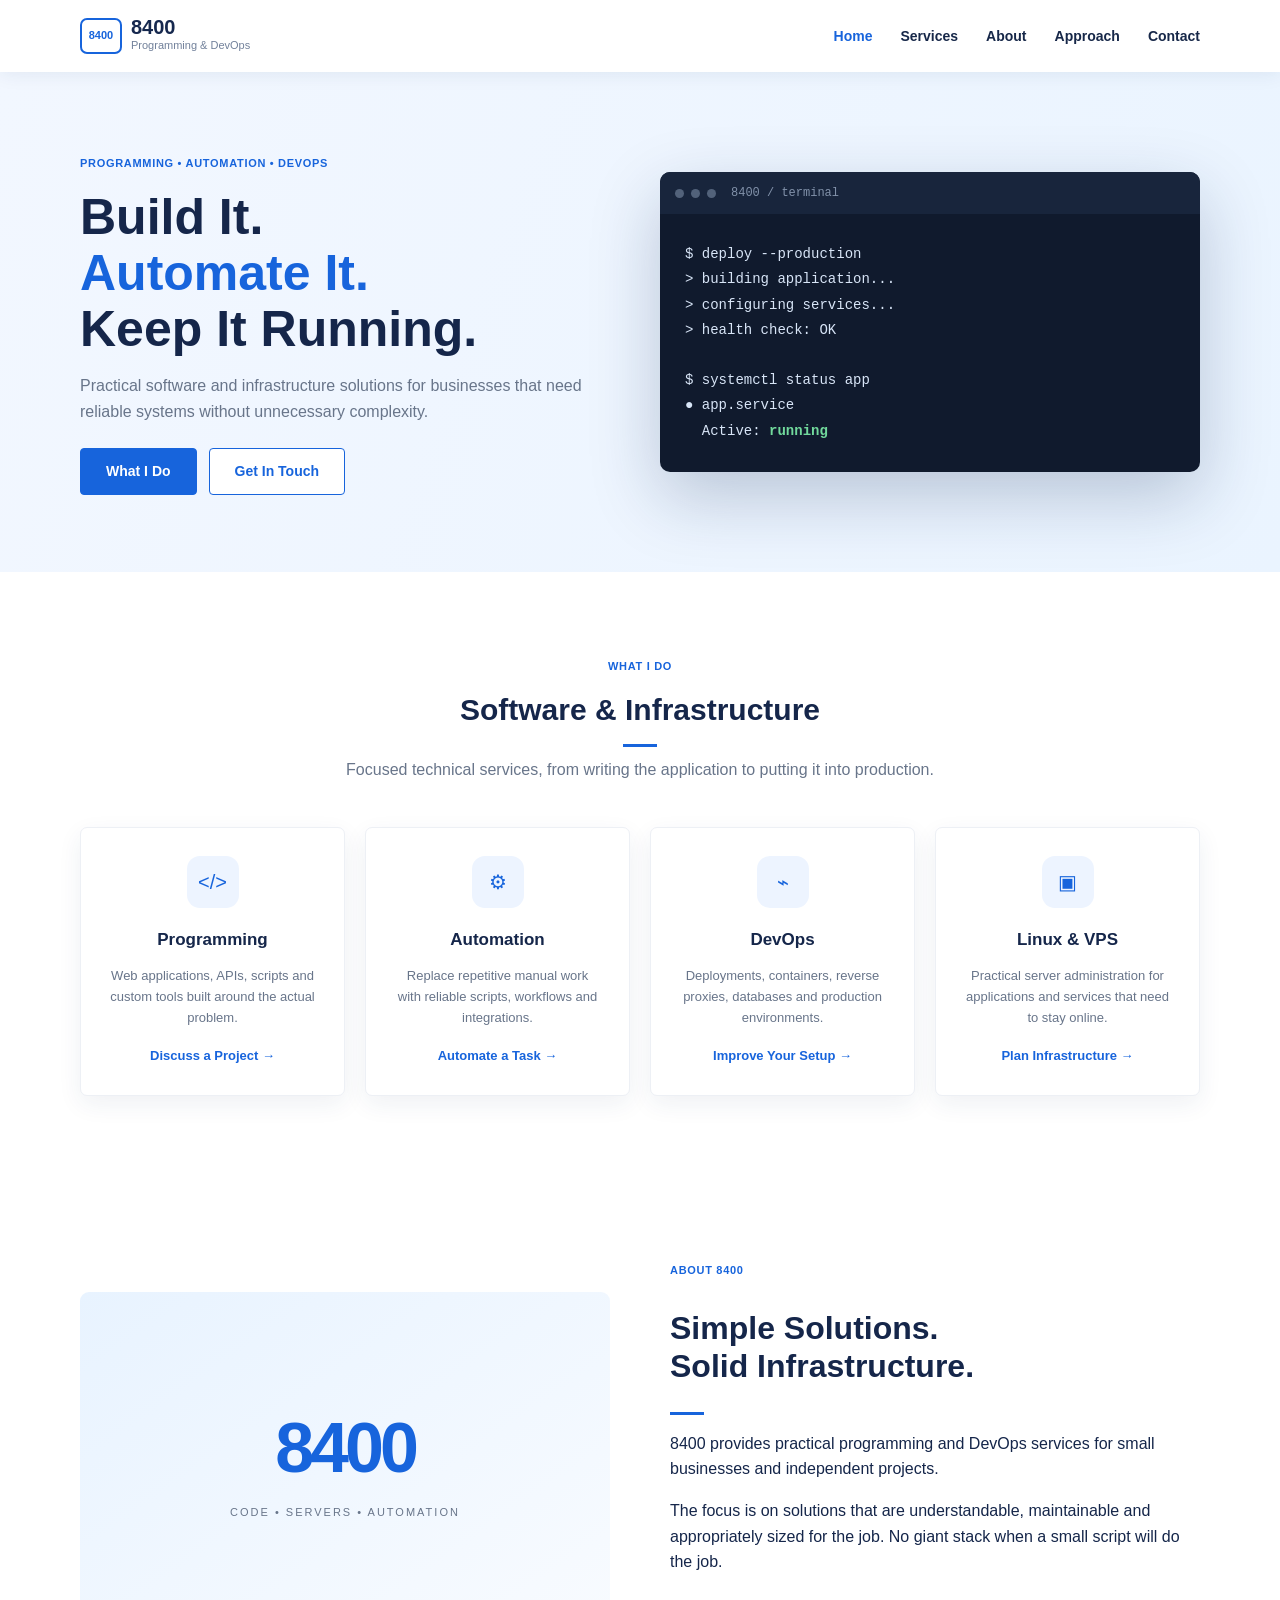
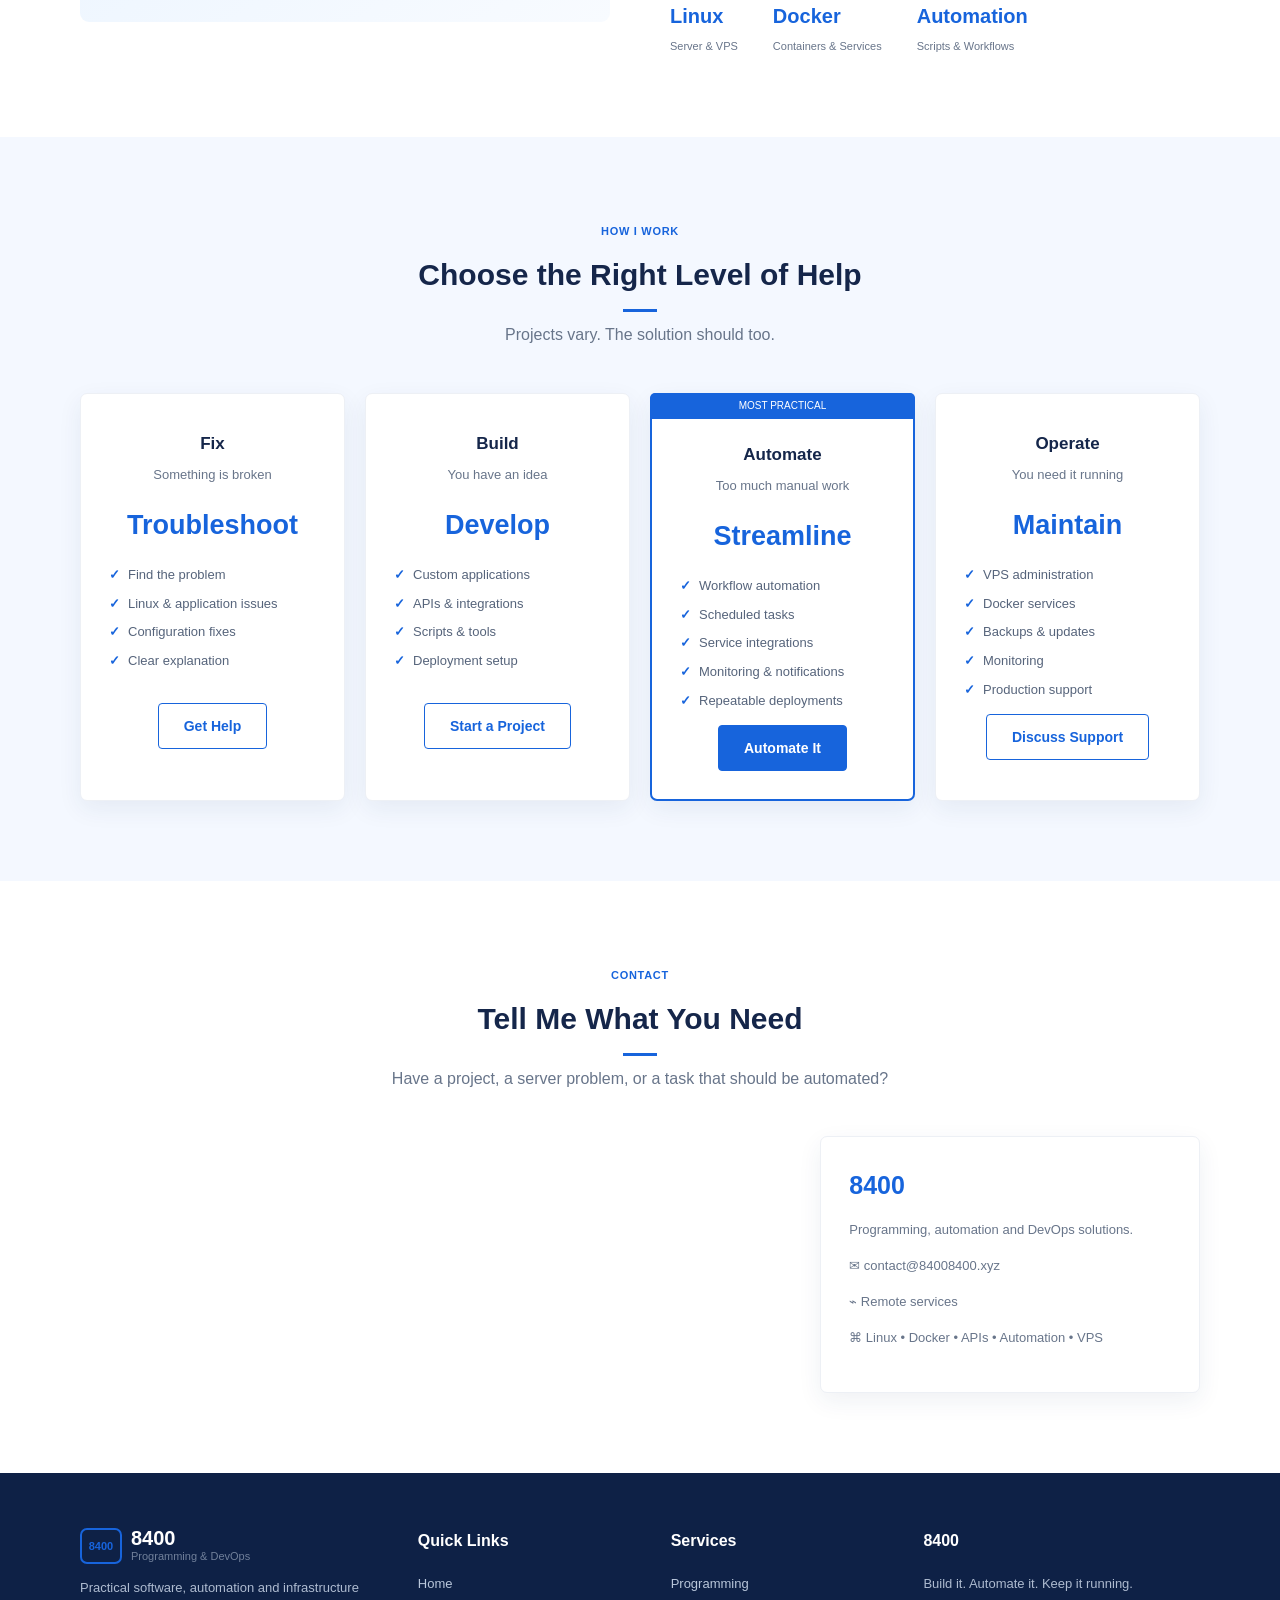
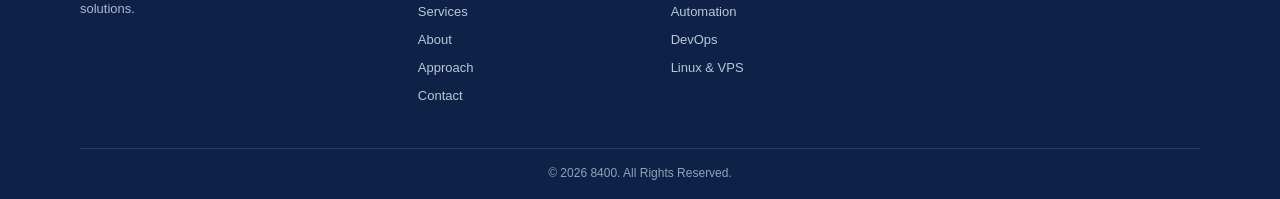
<file: index.html>
<!doctype html>
<html lang="en">
<head>
<meta charset="utf-8">
<meta name="viewport" content="width=device-width,initial-scale=1">
<meta name="description" content="8400 - Programming, automation and DevOps solutions.">
<title>8400 | Programming & DevOps</title>
<link rel="stylesheet" href="css/style.css">
</head>
<body>
<header class="navbar">
<div class="container nav-container">
<a class="logo" href="#home"><span class="logo-mark">8400</span><span><b>8400</b><small>Programming & DevOps</small></span></a>
<button class="menu-toggle" id="menuToggle">☰</button>
<nav class="nav-links" id="navLinks">
<a href="#home">Home</a><a href="#services">Services</a><a href="#about">About</a><a href="#approach">Approach</a><a href="#contact">Contact</a>
</nav>
</div>
</header>

<main>
<section class="hero" id="home">
<div class="container hero-content">
<div>
<span class="eyebrow">PROGRAMMING • AUTOMATION • DEVOPS</span>
<h1>Build It.<br><span>Automate It.</span><br>Keep It Running.</h1>
<p>Practical software and infrastructure solutions for businesses that need reliable systems without unnecessary complexity.</p>
<div class="hero-buttons"><a class="button primary" href="#services">What I Do</a><a class="button secondary" href="#contact">Get In Touch</a></div>
</div>
<div class="hero-art"><div class="code-window"><div class="window-bar"><i></i><i></i><i></i><span>8400 / terminal</span></div><pre>$ deploy --production
&gt; building application...
&gt; configuring services...
&gt; health check: OK

$ systemctl status app
● app.service
  Active: <b>running</b></pre></div></div>
</div>
</section>

<section class="section" id="services">
<div class="container">
<div class="section-heading"><span class="eyebrow">WHAT I DO</span><h2>Software & Infrastructure</h2><div class="heading-line"></div><p>Focused technical services, from writing the application to putting it into production.</p></div>
<div class="cards four">
<article class="card service-card"><div class="icon">&lt;/&gt;</div><h3>Programming</h3><p>Web applications, APIs, scripts and custom tools built around the actual problem.</p><a href="#contact">Discuss a Project →</a></article>
<article class="card service-card"><div class="icon">⚙</div><h3>Automation</h3><p>Replace repetitive manual work with reliable scripts, workflows and integrations.</p><a href="#contact">Automate a Task →</a></article>
<article class="card service-card"><div class="icon">⌁</div><h3>DevOps</h3><p>Deployments, containers, reverse proxies, databases and production environments.</p><a href="#contact">Improve Your Setup →</a></article>
<article class="card service-card"><div class="icon">▣</div><h3>Linux & VPS</h3><p>Practical server administration for applications and services that need to stay online.</p><a href="#contact">Plan Infrastructure →</a></article>
</div>
</div>
</section>

<section class="section about" id="about">
<div class="container about-grid">
<div class="about-image"><strong>8400</strong><span>CODE • SERVERS • AUTOMATION</span></div>
<div><span class="eyebrow">ABOUT 8400</span><h2>Simple Solutions.<br>Solid Infrastructure.</h2><div class="heading-line left"></div>
<p>8400 provides practical programming and DevOps services for small businesses and independent projects.</p>
<p>The focus is on solutions that are understandable, maintainable and appropriately sized for the job. No giant stack when a small script will do the job.</p>
<div class="stats"><div><strong>Linux</strong><span>Server & VPS</span></div><div><strong>Docker</strong><span>Containers & Services</span></div><div><strong>Automation</strong><span>Scripts & Workflows</span></div></div>
</div>
</div>
</section>

<section class="section pricing" id="approach">
<div class="container">
<div class="section-heading"><span class="eyebrow">HOW I WORK</span><h2>Choose the Right Level of Help</h2><div class="heading-line"></div><p>Projects vary. The solution should too.</p></div>
<div class="cards four">
<article class="card price-card"><h3>Fix</h3><p>Something is broken</p><strong class="price">Troubleshoot</strong><ul><li>Find the problem</li><li>Linux & application issues</li><li>Configuration fixes</li><li>Clear explanation</li></ul><a class="button secondary" href="#contact">Get Help</a></article>
<article class="card price-card"><h3>Build</h3><p>You have an idea</p><strong class="price">Develop</strong><ul><li>Custom applications</li><li>APIs & integrations</li><li>Scripts & tools</li><li>Deployment setup</li></ul><a class="button secondary" href="#contact">Start a Project</a></article>
<article class="card price-card popular"><span class="popular-label">MOST PRACTICAL</span><h3>Automate</h3><p>Too much manual work</p><strong class="price">Streamline</strong><ul><li>Workflow automation</li><li>Scheduled tasks</li><li>Service integrations</li><li>Monitoring & notifications</li><li>Repeatable deployments</li></ul><a class="button primary" href="#contact">Automate It</a></article>
<article class="card price-card"><h3>Operate</h3><p>You need it running</p><strong class="price">Maintain</strong><ul><li>VPS administration</li><li>Docker services</li><li>Backups & updates</li><li>Monitoring</li><li>Production support</li></ul><a class="button secondary" href="#contact">Discuss Support</a></article>
</div>
</div>
</section>

<section class="section contact" id="contact">
<div class="container">
<div class="section-heading"><span class="eyebrow">CONTACT</span><h2>Tell Me What You Need</h2><div class="heading-line"></div><p>Have a project, a server problem, or a task that should be automated?</p></div>
<div class="contact-grid">
<script type="text/javascript" src="https://www.jotform.com/jsform/262212962630048"></script>
<br/>
<script type="text/javascript" src="https://www.jotform.com/jsform/262220935146049"></script>
<div class="contact-info card"><h3>8400</h3><p>Programming, automation and DevOps solutions.</p><p>✉ contact@84008400.xyz</p><p>⌁ Remote services</p><p>⌘ Linux • Docker • APIs • Automation • VPS</p></div>
</div>
</div>
</section>
</main>

<footer><div class="container footer-grid">
<div><div class="logo footer-logo"><span class="logo-mark">8400</span><span><b>8400</b><small>Programming & DevOps</small></span></div><p>Practical software, automation and infrastructure solutions.</p></div>
<div><h4>Quick Links</h4><a href="#home">Home</a><a href="#services">Services</a><a href="#about">About</a><a href="#approach">Approach</a><a href="#contact">Contact</a></div>
<div><h4>Services</h4><a href="#services">Programming</a><a href="#services">Automation</a><a href="#services">DevOps</a><a href="#services">Linux & VPS</a></div>
<div><h4>8400</h4><p>Build it. Automate it. Keep it running.</p></div>
</div><div class="container copyright">© 2026 8400. All Rights Reserved.</div></footer>
<script src="js/script.js"></script>
</body></html>
</file>
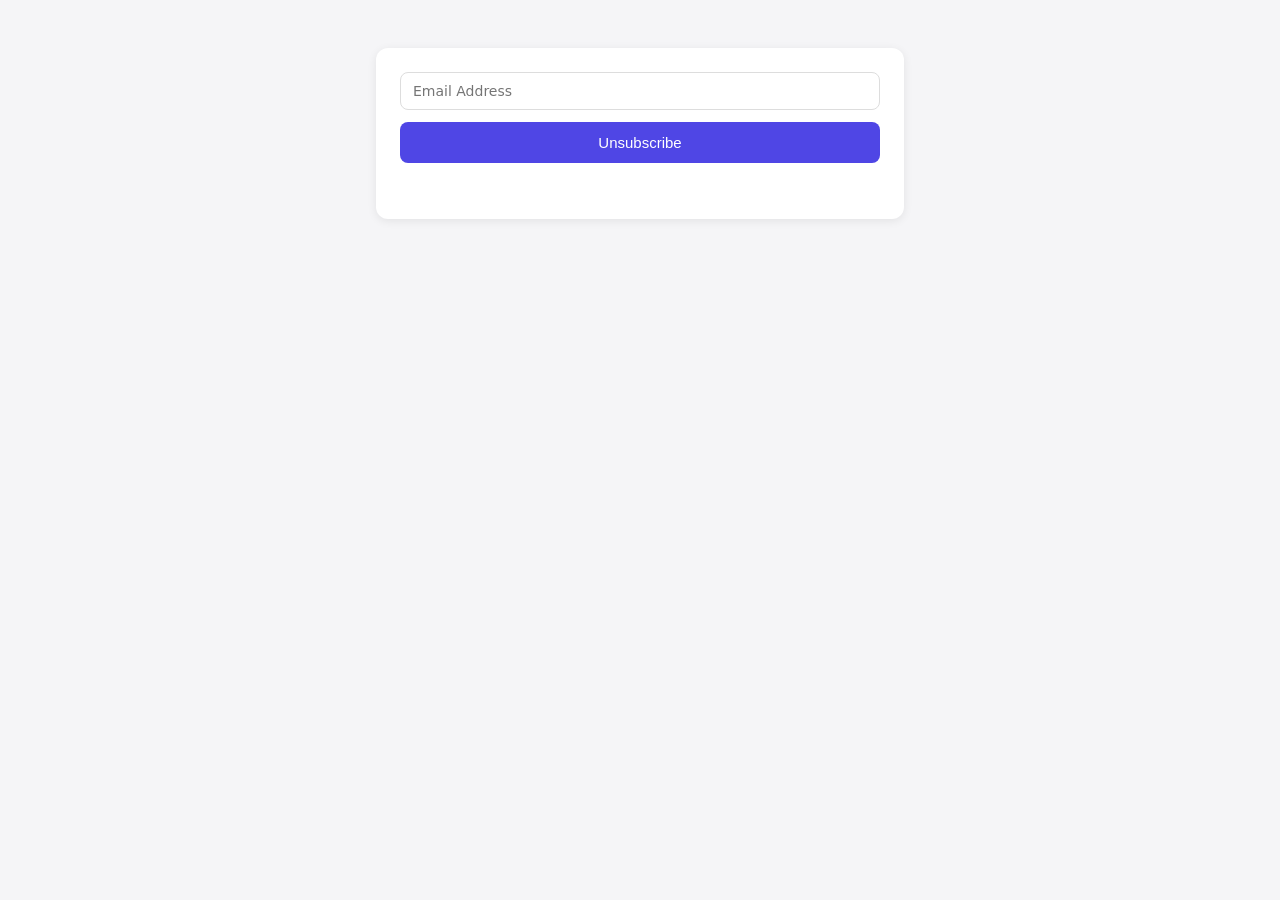
<file: unsubscribe-form.html>
<!DOCTYPE html>
<html lang="en">
<head>
<meta charset="UTF-8">
<title>Unsubscribe</title>
<style>
  body { font-family: system-ui, sans-serif; background:#f5f5f7; display:flex; justify-content:center; padding:40px; }
  .contact-form { background:#fff; padding:24px; border-radius:12px; box-shadow:0 2px 10px rgba(0,0,0,.08); width:100%; max-width:480px; display:flex; flex-direction:column; gap:12px; }
  .form-row { display:flex; gap:12px; }
  .form-row input { flex:1; }
  input, textarea { padding:10px 12px; border:1px solid #ddd; border-radius:8px; font-size:14px; font-family:inherit; }
  .button.primary { background:#4f46e5; color:#fff; border:none; padding:12px; border-radius:8px; font-size:15px; cursor:pointer; }
  .button.primary:disabled { opacity:.6; cursor:not-allowed; }
  #formStatus { font-size:14px; min-height:20px; }
  #formStatus.success { color:#16a34a; }
  #formStatus.error { color:#dc2626; }
</style>
</head>
<body>

<form class="contact-form" id="unsubscribeForm">
  <input type="email" name="email" placeholder="Email Address" required>
  <button class="button primary" type="submit">Unsubscribe</button>
  <div id="formStatus"></div>
</form>

<script>
// Paste your Apps Script (or other) endpoint URL here
const SHEET_ENDPOINT = "https://script.google.com/macros/s/YOUR_DEPLOYMENT_ID/exec";

const form = document.getElementById('unsubscribeForm');
const status = document.getElementById('formStatus');
const submitBtn = form.querySelector('button[type="submit"]');

form.addEventListener('submit', async (e) => {
  e.preventDefault();

  const data = { email: form.email.value.trim() };

  submitBtn.disabled = true;
  submitBtn.textContent = "Processing...";
  status.textContent = "";
  status.className = "";

  try {
    await fetch(SHEET_ENDPOINT, {
      method: "POST",
      headers: { "Content-Type": "text/plain;charset=utf-8" },
      body: JSON.stringify(data)
    });

    status.textContent = "You've been unsubscribed.";
    status.className = "success";
    form.reset();
  } catch (err) {
    status.textContent = "Something went wrong. Please try again.";
    status.className = "error";
    console.error(err);
  } finally {
    submitBtn.disabled = false;
    submitBtn.textContent = "Unsubscribe";
  }
});
</script>

</body>
</html>
</file>
<file: css/style.css>
*{box-sizing:border-box}html{scroll-behavior:smooth;scroll-padding-top:80px}body{margin:0;font-family:Arial,Helvetica,sans-serif;color:#15264a;line-height:1.6}.container{width:min(1120px,92%);margin:auto}.navbar{position:sticky;top:0;z-index:1000;background:rgba(255,255,255,.97);box-shadow:0 2px 18px #18345a14;backdrop-filter:blur(10px)}.nav-container{height:72px;display:flex;align-items:center;justify-content:space-between}.logo{display:flex;align-items:center;gap:9px;text-decoration:none;color:#16284e}.logo b{display:block;font-size:20px;line-height:20px}.logo small{display:block;font-size:11px;color:#71809a}.logo-mark{width:42px;height:36px;border:2px solid #1764dc;border-radius:7px;display:grid;place-items:center;color:#1764dc;font-size:11px;font-weight:bold}.nav-links{display:flex;gap:28px}.nav-links a{color:#172849;text-decoration:none;font-weight:600;font-size:14px}.nav-links a:hover,.nav-links a.active{color:#1764dc}.menu-toggle{display:none;border:0;background:none;font-size:25px}.hero{background:linear-gradient(110deg,#f2f7ff,#eaf4ff);min-height:500px;display:flex;align-items:center}.hero-content{display:grid;grid-template-columns:1fr 1fr;align-items:center;gap:40px}.eyebrow{color:#1764dc;font-size:11px;font-weight:800;letter-spacing:.7px}.hero h1{font-size:50px;line-height:1.12;margin:14px 0}.hero h1 span{color:#1764dc}.hero p,.section-heading>p{color:#68758a;max-width:600px}.hero-buttons{display:flex;gap:12px;margin-top:24px}.button{display:inline-block;padding:11px 25px;border-radius:4px;font-weight:700;font-size:14px;text-decoration:none;cursor:pointer;border:1px solid #1764dc}.button.primary{background:#1764dc;color:#fff}.button.secondary{background:#fff;color:#1764dc}.code-window{background:#101a2d;border-radius:10px;overflow:hidden;box-shadow:0 25px 70px #0f28503b;color:#d8e5f7}.window-bar{height:42px;background:#18253c;display:flex;align-items:center;gap:7px;padding:0 15px;color:#8292aa;font:12px monospace}.window-bar i{width:9px;height:9px;border-radius:50%;background:#52627a}.window-bar span{margin-left:8px}.code-window pre{margin:0;padding:28px 25px;font:14px/1.8 ui-monospace,monospace;white-space:pre-wrap}.code-window b{color:#71d99c}.section{padding:80px 0}.section-heading{text-align:center;margin-bottom:45px}.section-heading h2{font-size:30px;margin:8px 0}.section-heading>p{margin:10px auto}.heading-line{height:3px;width:34px;background:#1764dc;margin:10px auto}.heading-line.left{margin-left:0}.cards{display:grid;gap:20px}.cards.four{grid-template-columns:repeat(4,1fr)}.card{background:#fff;border:1px solid #edf0f5;border-radius:7px;box-shadow:0 8px 25px #19356412;padding:28px}.service-card{text-align:center}.icon{width:52px;height:52px;margin:auto auto 18px;border-radius:13px;background:#edf4ff;color:#1764dc;display:grid;place-items:center;font-size:20px}.card h3{margin:8px 0;font-size:17px}.card p{color:#68758a;font-size:13px}.service-card a{color:#1764dc;text-decoration:none;font-size:13px;font-weight:700}.about-grid{display:grid;grid-template-columns:1fr 1fr;gap:60px;align-items:center}.about-image{height:330px;border-radius:9px;background:linear-gradient(145deg,#e8f3ff,#f8fbff);display:flex;flex-direction:column;align-items:center;justify-content:center}.about-image strong{font-size:70px;letter-spacing:-4px;color:#1764dc}.about-image span{font-size:11px;letter-spacing:2px;color:#68758a}.about h2{font-size:32px;line-height:1.2}.stats{display:flex;gap:35px;margin-top:25px}.stats strong{display:block;color:#1764dc;font-size:20px}.stats span{font-size:11px;color:#68758a}.pricing{background:#f4f8ff}.price-card{text-align:center;position:relative}.price-card>p{margin:0}.price{display:block;color:#1764dc;font-size:27px;margin:18px 0}.price-card ul{text-align:left;padding:0;list-style:none;font-size:13px;color:#56647b;min-height:125px}.price-card li{margin:8px 0}.price-card li:before{content:"✓";color:#1764dc;font-weight:bold;margin-right:8px}.popular{border:2px solid #1764dc}.popular-label{position:absolute;top:-2px;left:-2px;right:-2px;background:#1764dc;color:white;font-size:10px;padding:5px;border-radius:5px 5px 0 0}.popular h3{margin-top:18px}.contact-grid{display:grid;grid-template-columns:1.3fr .7fr;gap:35px}.contact-form{display:flex;flex-direction:column;gap:12px}.form-row{display:grid;grid-template-columns:1fr 1fr;gap:12px}input,textarea{font:inherit;border:1px solid #dfe5ed;border-radius:4px;padding:13px;outline:none}input:focus,textarea:focus{border-color:#1764dc}.contact-info h3{color:#1764dc;font-size:25px;margin-top:0}.contact-info p{margin:15px 0}footer{background:#0e2146;color:#dce6f7;padding:55px 0 15px}.footer-grid{display:grid;grid-template-columns:1.4fr 1fr 1fr 1.3fr;gap:40px}.footer-logo{color:#fff}.footer-grid p{font-size:13px;color:#aebbd0}.footer-grid h4{color:#fff;margin-top:0}.footer-grid a{display:block;color:#b9c7db;text-decoration:none;font-size:13px;margin:7px 0}.copyright{border-top:1px solid #2a3c5e;margin-top:35px;padding-top:15px;text-align:center;color:#91a2bc;font-size:12px}@media(max-width:850px){.menu-toggle{display:block}.nav-links{display:none;position:absolute;top:72px;left:0;right:0;background:#fff;flex-direction:column;padding:15px 5%;box-shadow:0 10px 20px #00000014}.nav-links.open{display:flex}.hero-content,.about-grid,.contact-grid{grid-template-columns:1fr}.hero{text-align:center}.hero p{margin:auto}.hero-buttons{justify-content:center}.cards.four{grid-template-columns:1fr 1fr}.footer-grid{grid-template-columns:1fr 1fr}.code-window{margin:auto}}@media(max-width:520px){.cards.four{grid-template-columns:1fr}.hero h1{font-size:38px}.form-row{grid-template-columns:1fr}.section{padding:60px 0}.stats{gap:15px}}
</file>
